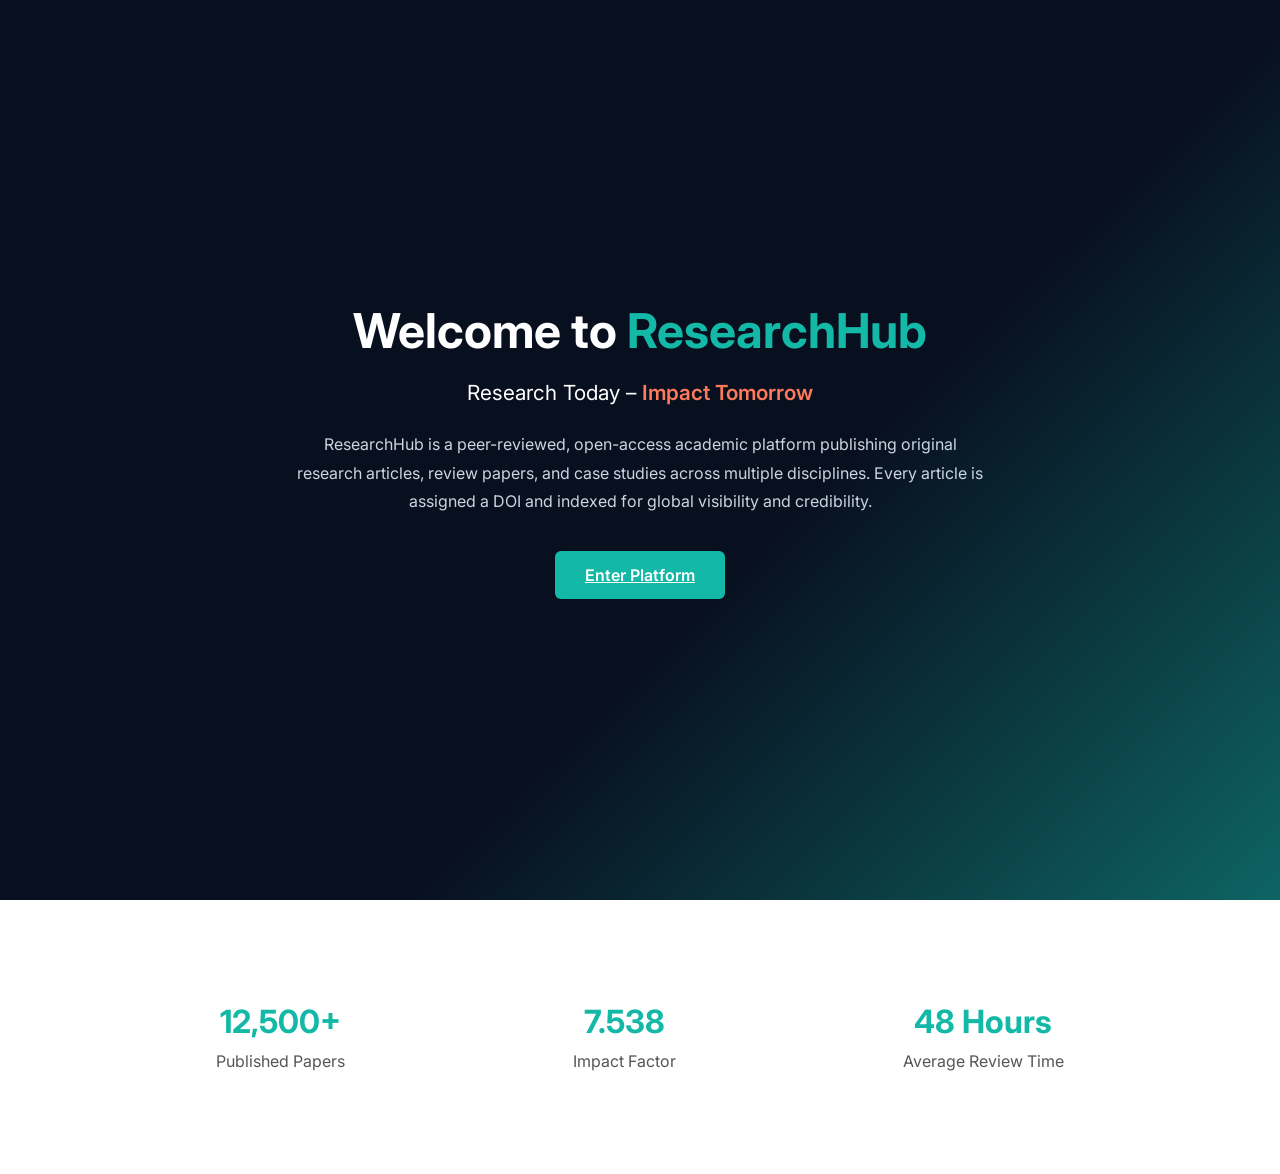
<file: Research-Project/html/index.html>
<!DOCTYPE html>
<html lang="en">

<head>
    <meta charset="UTF-8">
    <title>ResearchHub | Welcome</title>
    <meta name="viewport" content="width=device-width, initial-scale=1.0">


    <link href="https://fonts.googleapis.com/css2?family=Inter:wght@400;600;700&display=swap" rel="stylesheet">

    <style>
        * {
            margin: 0;
            padding: 0;
            box-sizing: border-box;
        }

        body {
            font-family: 'Inter', sans-serif;
            background: #081020;
            color: white;
        }


        .hero {
            height: 100vh;
            display: flex;
            justify-content: center;
            align-items: center;
            text-align: center;
            padding: 20px;
            background: linear-gradient(135deg, #081020 60%, #14b8a6 140%);
        }

        .hero-content {
            max-width: 700px;
        }

        .hero h1 {
            font-size: 3rem;
            margin-bottom: 20px;
        }

        .hero h1 span {
            color: #14b8a6;
            /* teal */
        }

        .tagline {
            font-size: 1.3rem;
            margin-bottom: 25px;
        }

        .tagline span {
            color: #ff7a59;
            /* orange */
            font-weight: 600;
        }

        .hero p {
            line-height: 1.8;
            margin-bottom: 35px;
            color: #cbd5e1;
        }

        .btn {
            background: #14b8a6;
            color: white;
            padding: 14px 30px;
            border-radius: 6px;
            font-weight: 600;
            transition: 0.3s ease;
            display: inline-block;
        }

        .btn:hover {
            background: #ff7a59;
            transform: scale(1.05);
        }


        .stats {
            background: white;
            color: #081020;
            padding: 8%;
            display: flex;
            justify-content: space-around;
            text-align: center;
            flex-wrap: wrap;
        }

        .stat-box {
            margin: 0px;
        }

        .stat-box h2 {
            font-size: 2rem;
            color: #14b8a6;
            margin-bottom: 10px;
        }

        .stat-box p {
            color: #555;
        }



        @media (max-width: 768px) {
            .hero h1 {
                font-size: 2.2rem;
            }

            .stats {
                flex-direction: column;
                align-items: center;
            }
        }
    </style>
</head>

<body>

    <section class="hero">
        <div class="hero-content">
            <h1>Welcome to <span>ResearchHub</span></h1>

            <div class="tagline">
                Research Today – <span>Impact Tomorrow</span>
            </div>

            <p>
                ResearchHub is a peer-reviewed, open-access academic platform
                publishing original research articles, review papers, and case
                studies across multiple disciplines. Every article is assigned
                a DOI and indexed for global visibility and credibility.
            </p>

            <a href="home.html" class="btn">Enter Platform</a>
        </div>
    </section>

    <section class="stats">
        <div class="stat-box">
            <h2>12,500+</h2>
            <p>Published Papers</p>
        </div>

        <div class="stat-box">
            <h2>7.538</h2>
            <p>Impact Factor</p>
        </div>

        <div class="stat-box">
            <h2>48 Hours</h2>
            <p>Average Review Time</p>
        </div>
    </section>

</body>

</html>
</file>
